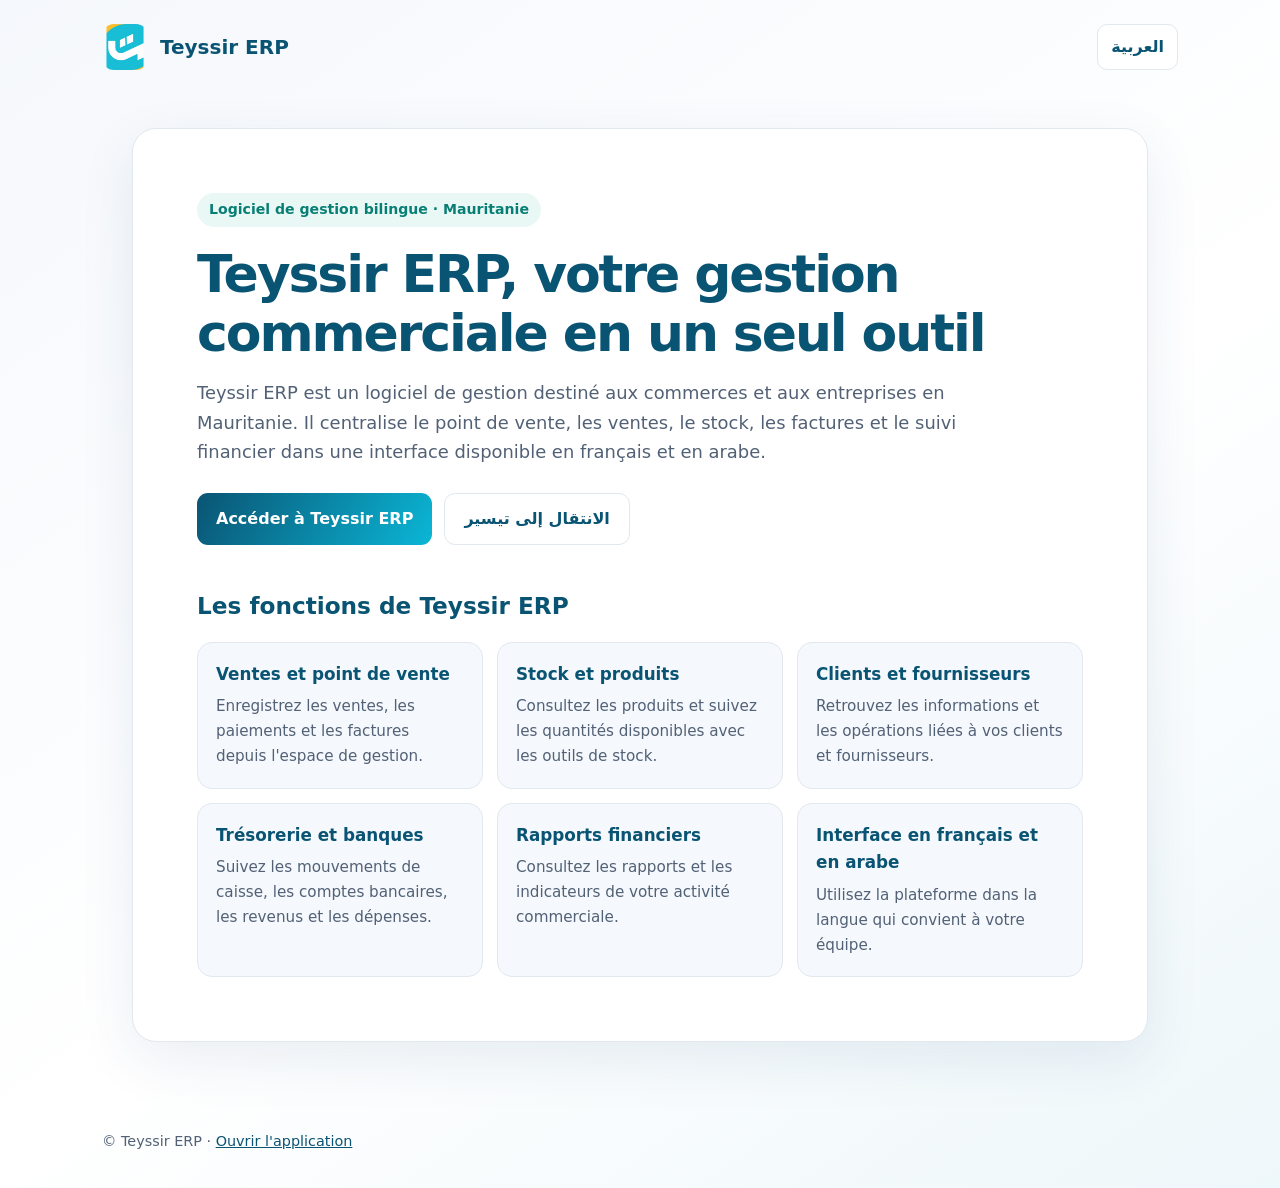
<file: fr/index.html>
<!doctype html>
<html lang="fr" dir="ltr">
<head>
  <meta charset="utf-8">
  <meta name="viewport" content="width=device-width, initial-scale=1">
  <title>Teyssir ERP | Gestion commerciale en Mauritanie</title>
  <meta name="description" content="Teyssir ERP est un logiciel de gestion pour commerces et entreprises en Mauritanie : ventes, point de vente, stock, factures, trésorerie et rapports financiers.">
  <meta name="keywords" content="Teyssir ERP, logiciel ERP Mauritanie, gestion commerciale, gestion de stock, facturation, point de vente, logiciel entreprise">
  <meta name="robots" content="index,follow,max-image-preview:large">
  <link rel="canonical" href="https://tassyir-erp.vercel.app/fr/">
  <link rel="alternate" hreflang="ar-MR" href="https://tassyir-erp.vercel.app/">
  <link rel="alternate" hreflang="fr-MR" href="https://tassyir-erp.vercel.app/fr/">
  <link rel="alternate" hreflang="x-default" href="https://tassyir-erp.vercel.app/">
  <meta property="og:type" content="website">
  <meta property="og:title" content="Teyssir ERP | Gestion commerciale en Mauritanie">
  <meta property="og:description" content="Un logiciel ERP en français et en arabe pour gérer ventes, stock, factures, trésorerie et rapports financiers en Mauritanie.">
  <meta property="og:url" content="https://tassyir-erp.vercel.app/fr/">
  <meta property="og:site_name" content="Teyssir ERP">
  <meta property="og:image" content="https://tassyir-erp.vercel.app/logo.png">
  <meta property="og:image:alt" content="Logo de Teyssir ERP, logiciel de gestion d'entreprise">
  <meta property="og:locale" content="fr_MR">
  <meta property="og:locale:alternate" content="ar_MR">
  <meta name="twitter:card" content="summary_large_image">
  <meta name="twitter:title" content="Teyssir ERP | Gestion commerciale en Mauritanie">
  <meta name="twitter:description" content="Logiciel ERP bilingue pour commerces et entreprises en Mauritanie.">
  <meta name="twitter:image" content="https://tassyir-erp.vercel.app/logo.png">
  <script type="application/ld+json">
    {"@context":"https://schema.org","@type":"SoftwareApplication","name":"Teyssir ERP","alternateName":"تيسير ERP","applicationCategory":"BusinessApplication","operatingSystem":"Web","inLanguage":"fr","description":"Teyssir ERP est un logiciel de gestion pour commerces et entreprises en Mauritanie : ventes, point de vente, stock, factures, trésorerie et rapports financiers.","url":"https://tassyir-erp.vercel.app/fr/","image":"https://tassyir-erp.vercel.app/logo.png"}
  </script>
  <style>
    :root{color-scheme:light;--ink:#0a5473;--teal:#0bb6d6;--muted:#526176;--line:#e1e8f0;--soft:#f5f8fc}
    *{box-sizing:border-box}body{margin:0;background:linear-gradient(145deg,#f5f8fc,#fff 56%,#eef7fa);color:#172334;font:16px/1.65 system-ui,-apple-system,"Segoe UI",sans-serif}
    header{max-width:1120px;margin:auto;padding:24px 22px;display:flex;align-items:center;justify-content:space-between;gap:20px}
    .brand{display:flex;align-items:center;gap:12px;color:var(--ink);font-weight:850;font-size:1.25rem;text-decoration:none}.brand img{width:46px;height:46px;border-radius:12px}
    .lang{color:var(--ink);font-weight:700;text-decoration:none;padding:9px 13px;border:1px solid var(--line);border-radius:10px;background:#fff}
    main{max-width:1060px;margin:34px auto 70px;padding:0 22px}.hero{padding:clamp(28px,6vw,64px);background:#fff;border:1px solid var(--line);border-radius:24px;box-shadow:0 18px 55px rgba(23,63,122,.09)}
    .eyebrow{display:inline-block;color:#087f75;background:#eaf8f5;padding:5px 12px;border-radius:99px;font-size:.88rem;font-weight:750}
    h1{font-size:clamp(2rem,5vw,3.25rem);line-height:1.15;color:var(--ink);margin:18px 0 14px;letter-spacing:-.04em}
    .lead{max-width:760px;color:var(--muted);font-size:1.12rem;margin:0 0 24px}.actions{display:flex;gap:12px;flex-wrap:wrap;margin:26px 0 4px}
    .button{display:inline-flex;align-items:center;justify-content:center;padding:12px 19px;border-radius:11px;font-weight:750;text-decoration:none}.primary{background:linear-gradient(120deg,var(--ink),var(--teal));color:#fff}.secondary{border:1px solid var(--line);color:var(--ink);background:#fff}
    h2{font-size:1.45rem;color:var(--ink);margin:42px 0 16px}.features{display:grid;grid-template-columns:repeat(3,minmax(0,1fr));gap:14px}.feature{background:var(--soft);border:1px solid var(--line);border-radius:15px;padding:18px}.feature h3{margin:0 0 6px;font-size:1.05rem;color:var(--ink)}.feature p{margin:0;color:var(--muted);font-size:.95rem}
    footer{max-width:1120px;margin:auto;padding:18px 22px 34px;color:var(--muted);font-size:.9rem}footer a{color:var(--ink)}
    @media(max-width:700px){header{padding:16px}main{margin:12px auto 36px;padding:0 14px}.hero{padding:25px 20px;border-radius:18px}.features{grid-template-columns:1fr}.brand{font-size:1.05rem}}
  </style>
</head>
<body>
  <header>
    <a class="brand" href="../index.html" aria-label="Teyssir ERP, accueil"><img src="../logo.png" alt="Logo Teyssir ERP"><span>Teyssir ERP</span></a>
    <a class="lang" href="../index.html" lang="ar" hreflang="ar-MR">العربية</a>
  </header>
  <main>
    <section class="hero" aria-labelledby="main-title">
      <span class="eyebrow">Logiciel de gestion bilingue · Mauritanie</span>
      <h1 id="main-title">Teyssir ERP, votre gestion commerciale en un seul outil</h1>
      <p class="lead">Teyssir ERP est un logiciel de gestion destiné aux commerces et aux entreprises en Mauritanie. Il centralise le point de vente, les ventes, le stock, les factures et le suivi financier dans une interface disponible en français et en arabe.</p>
      <div class="actions">
        <a class="button primary" href="../index.html">Accéder à Teyssir ERP</a>
        <a class="button secondary" href="../index.html" lang="ar" hreflang="ar-MR">الانتقال إلى تيسير</a>
      </div>
      <h2>Les fonctions de Teyssir ERP</h2>
      <div class="features">
        <article class="feature"><h3>Ventes et point de vente</h3><p>Enregistrez les ventes, les paiements et les factures depuis l'espace de gestion.</p></article>
        <article class="feature"><h3>Stock et produits</h3><p>Consultez les produits et suivez les quantités disponibles avec les outils de stock.</p></article>
        <article class="feature"><h3>Clients et fournisseurs</h3><p>Retrouvez les informations et les opérations liées à vos clients et fournisseurs.</p></article>
        <article class="feature"><h3>Trésorerie et banques</h3><p>Suivez les mouvements de caisse, les comptes bancaires, les revenus et les dépenses.</p></article>
        <article class="feature"><h3>Rapports financiers</h3><p>Consultez les rapports et les indicateurs de votre activité commerciale.</p></article>
        <article class="feature"><h3>Interface en français et en arabe</h3><p>Utilisez la plateforme dans la langue qui convient à votre équipe.</p></article>
      </div>
    </section>
  </main>
  <footer>© Teyssir ERP · <a href="../index.html">Ouvrir l'application</a></footer>
</body>
</html>
</file>
